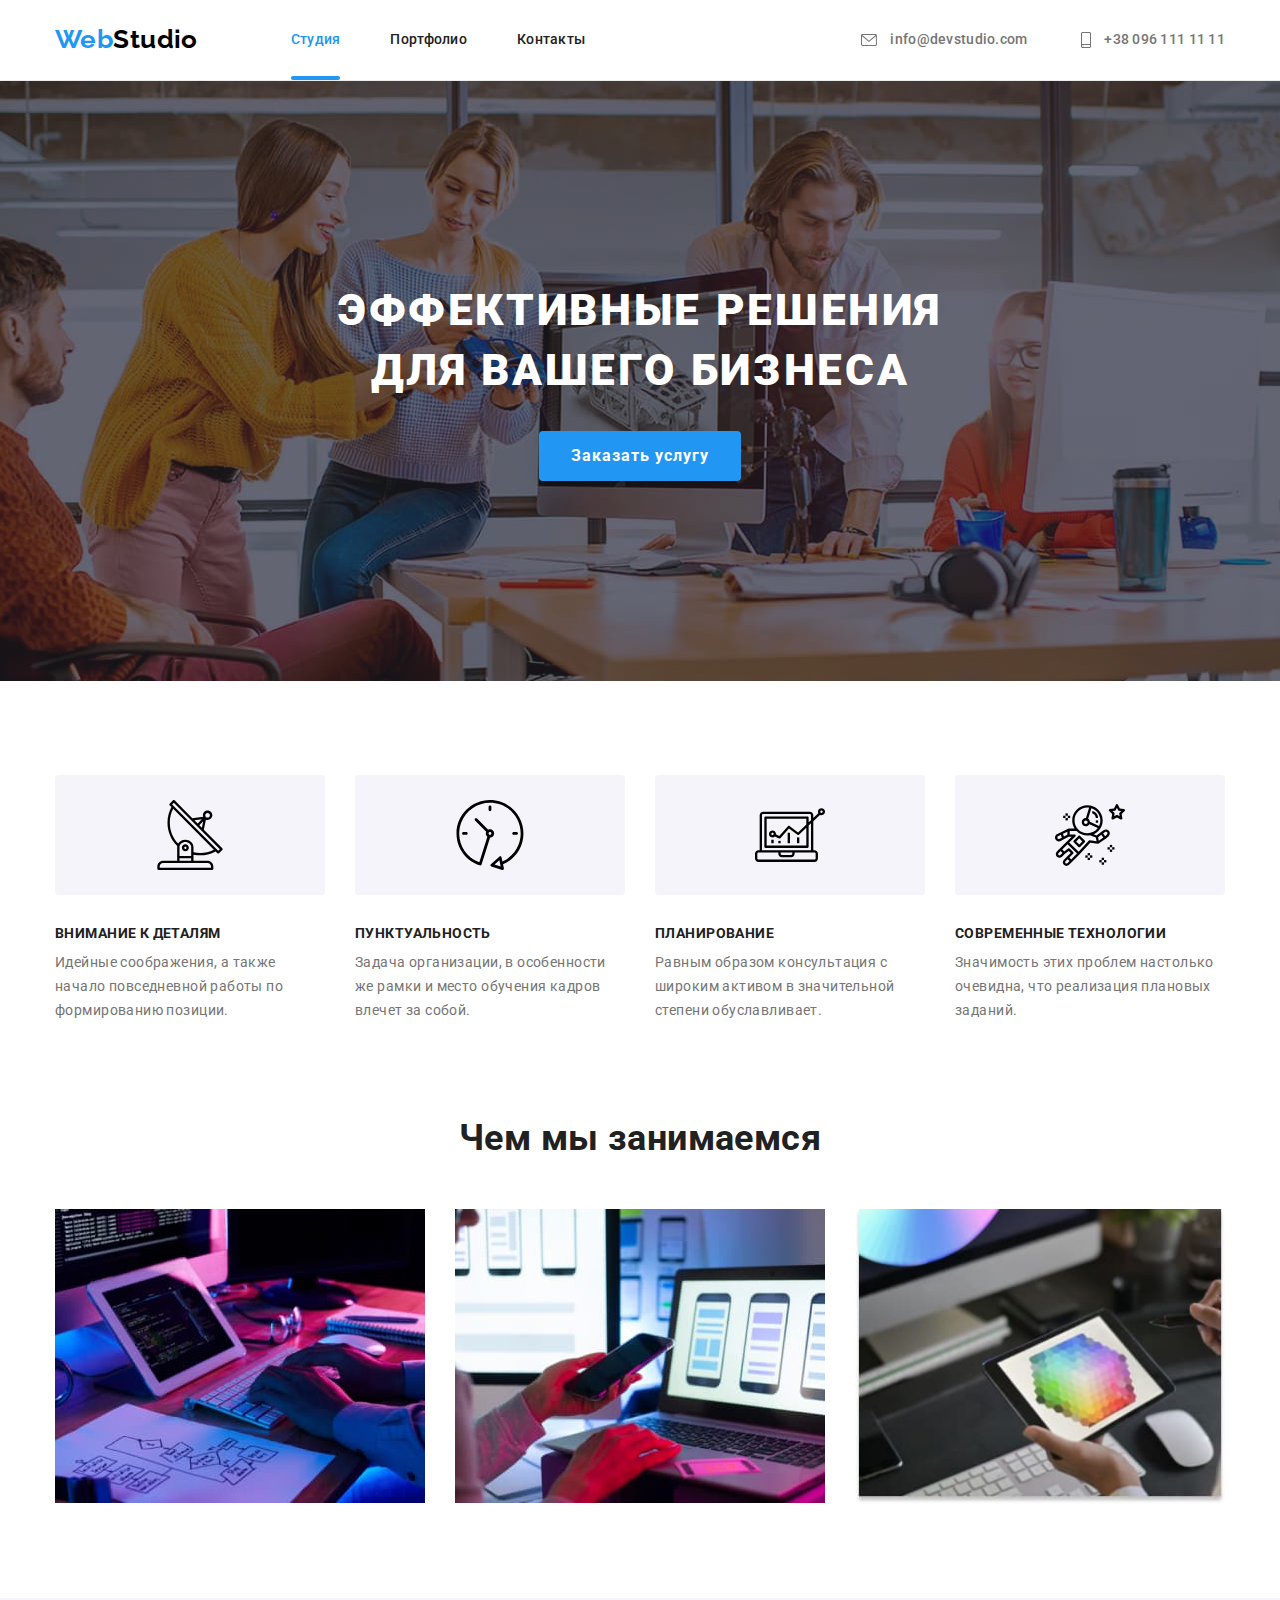
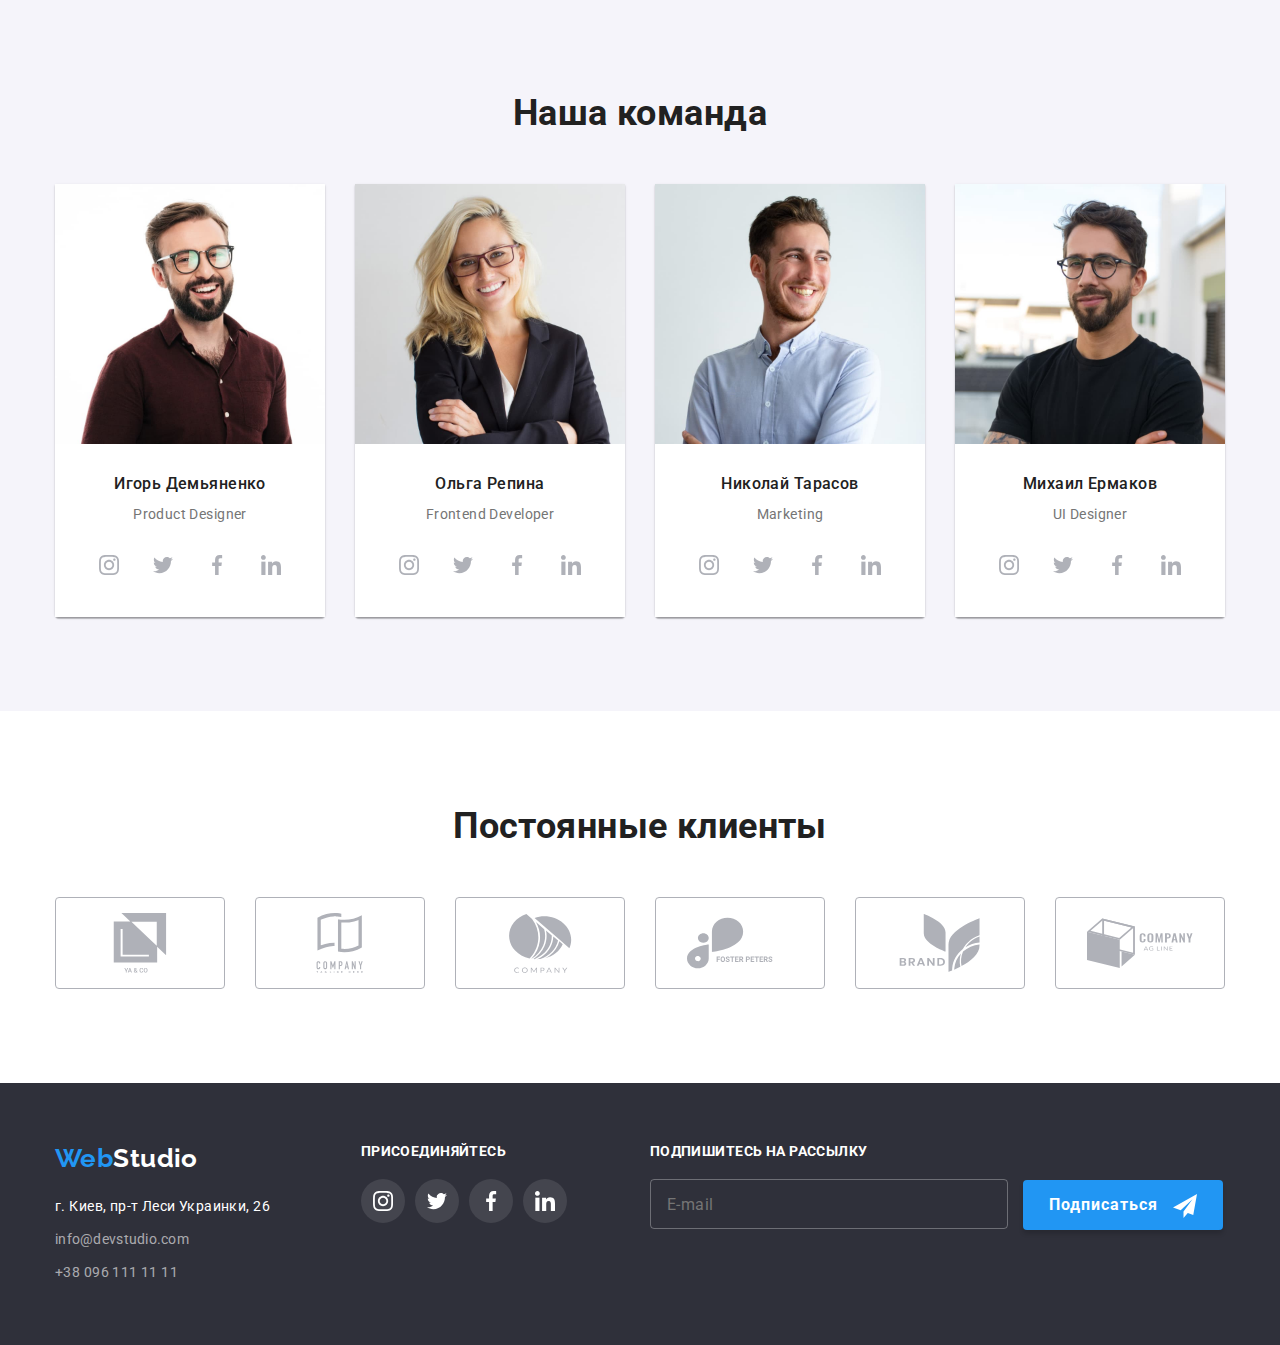
<file: index.html>
<!DOCTYPE html>
<html lang="ru">
<head>
    <meta charset="UTF-8">
    <meta http-equiv="X-UA-Compatible" content="IE=edge">
    <meta name="viewport" content="width=device-width, initial-scale=1.0">
    <title>Студия</title>
    <link rel="preconnect" href="https://fonts.googleapis.com">
    <link rel="preconnect" href="https://fonts.gstatic.com" crossorigin>
    <link
        href="https://fonts.googleapis.com/css2?family=Raleway:wght@700&family=Roboto:wght@400;500;700;900&display=swap"
        rel="stylesheet">
    <link rel="stylesheet" href="https://cdnjs.cloudflare.com/ajax/libs/modern-normalize/1.1.0/modern-normalize.css"
        integrity="sha512-Y0MM+V6ymRKN2zStTqzQ227DWhhp4Mzdo6gnlRnuaNCbc+YN/ZH0sBCLTM4M0oSy9c9VKiCvd4Jk44aCLrNS5Q=="
        crossorigin="anonymous" referrerpolicy="no-referrer" />
    <link rel="stylesheet" href="./css/styles.css">
</head>
<body>
    <header class="header">
        <div class="container">
            <nav class="site-nav">
                <a href="" class="site-logo">Web<span class="header-logo">Studio</span></a>
                <ul class="nav-list list">
                    <li class="list-item"><a href="./index.html" class="link current">Студия</a></li>
                    <li class="list-item"><a href="./portfolio.html" class="link">Портфолио</a></li>
                    <li class="list-item"><a href="" class="link">Контакты</a></li>
                </ul>
                <div class="contact-container">
                    <a href="mailto:info@devstudio.com" class="mail-link">
                        <svg class="nav-icon" width="16" height="12">
                            <use href="./images/icons.svg#icon-envelope-hover">
                            </use>
                        </svg>
                        info@devstudio.com</a>
                    <a href="tel:+380961111111" class="tel-link">
                        <svg class="nav-icon" width="10" height="16">
                            <use href="./images/icons.svg#icon-smartphone">
                            </use>
                        </svg>
                        +38 096 111 11 11</a>
                </div>
            </nav>
        </div>
    </header>
    <main class="main">

        <section class="hero section">
            <div class="container">
                <h1 class=" hero-title">Эффективные решения для вашего бизнеса</h1>
                <button type="button" class="hero-btn" data-modal-open>Заказать услугу</button>
            </div>
        </section>

        <section class="section-features ">
            <div class="container">
                <h2 class="visually-hidden">Наши преимущества</h2>
                <div class="flex-features">
                    <ul class="features list">
                        <li class="features-list ">
                            <div class="container-features-icons">
                                <svg class="features-icons" width="70" height="70">
                                    <use href="./images/icons.svg#icon-antenna-1">
                                    </use>
                                </svg>
                            </div>
                            <h3 class="features-title">Внимание к деталям</h3>
                            <p class="text">Идейные соображения, а также начало повседневной работы по формированию
                                позиции.</p>
                        </li>
                        <li class="features-list">
                            <div class="container-features-icons">
                                <svg class="features-icons" width="70" height="70">
                                    <use href="./images/icons.svg#icon-clock-1">
                                    </use>
                                </svg>
                            </div>
                            <h3 class="features-title">Пунктуальность</h3>
                            <p class="text">Задача организации, в особенности же рамки и место обучения кадров влечет за
                                собой.</p>
                        </li>
                        <li class="features-list">
                            <div class="container-features-icons">
                                <svg class="features-icons" width="70" height="70">
                                    <use href="./images/icons.svg#icon-diagram-1">
                                    </use>
                                </svg>
                            </div>

                            <h3 class="features-title">Планирование</h3>
                            <p class="text">Равным образом консультация с широким активом в значительной степени
                                обуславливает.</p>
                        </li>
                        <li class="features-list">
                            <div class="container-features-icons">
                                <svg class="features-icons" width="70" height="70">
                                    <use href="./images/icons.svg#icon-astronaut-1">
                                    </use>
                                </svg>
                            </div>
                            <h3 class="features-title">Современные технологии</h3>
                            <p class="text">Значимость этих проблем настолько очевидна, что реализация плановых заданий.
                            </p>
                        </li>
                    </ul>
                </div>
            </div>

        </section>
        <section class="section-benefits section">
            <div class="container">
                <h2 class="title">Чем мы занимаемся</h2>
                <ul class="benefits-list list">
                    <li class="benefits-item"><img width="370" src="./images/box1.jpg" alt="Набор текста на клавиатуре"
                            class="benefits-img"></li>
                    <li class="benefits-item"><img width="370" src="./images/box2.jpg"
                            alt="Картинка телефона на планшете" class="benefits-img"></li>
                    <li class="benefits-item"><img width="370" src="./images/box3.jpg"
                            alt="Разноцветный шестигранник нарисованный на планшете" class="benefits-img"></li>
                </ul>
            </div>
        </section>

        <section class="user section">
            <div class="container">
                <h2 class=title>Наша команда</h2>
                <ul class="user-list list">
                    <li class="user-item">
                        <img width="270" src="./images/img.team/team1.jpg" alt="Мужчина в красной рубашке и очках"
                            class="user-img">
                        <div class="container-text">
                            <h3 class="user-subtitle">Игорь Демьяненко</h3>
                            <p class="text">Product Designer</p>
                            <ul class="team-social-list">
                                <li class="team-social-item">
                                    <a href="" class="team-social-link">
                                        <svg class="team-social-icon" width="20" height="20">
                                            <use href="./images/icons.svg#icon-instagram-2">
                                            </use>
                                        </svg>
                                    </a>
                                </li>
                                <li class="team-social-item">
                                    <a href="" class="team-social-link"><svg class="team-social-icon" width="20"
                                            height="20">
                                            <use href="./images/icons.svg#icon-twitter-1">
                                            </use>
                                        </svg></a>
                                </li>
                                <li class="team-social-item">
                                    <a href="" class="team-social-link"><svg class="team-social-icon" width="20"
                                            height="20">
                                            <use href="./images/icons.svg#icon-facebook-1">
                                            </use>
                                        </svg></a>
                                </li>
                                <li class="team-social-item">
                                    <a href="" class="team-social-link"><svg class="team-social-icon" width="20"
                                            height="20">
                                            <use href="./images/icons.svg#icon-linkedin-1">
                                            </use>
                                        </svg></a>
                                </li>
                            </ul>
                        </div>
                    </li>
                    <li class="user-item">
                        <img width="270" src="./images/img.team/team2.jpg" alt="блондинка в очках" class="user-img">
                        <div class="container-text">
                            <h3 class="user-subtitle">Ольга Репина</h3>
                            <p class="text">Frontend Developer</p>
                            <ul class="team-social-list">
                                <li class="team-social-item">
                                    <a href="" class="team-social-link">
                                        <svg class="team-social-icon" width="20" height="20">
                                            <use href="./images/icons.svg#icon-instagram-2">
                                            </use>
                                        </svg>
                                    </a>
                                </li>
                                <li class="team-social-item">
                                    <a href="" class="team-social-link"><svg class="team-social-icon" width="20"
                                            height="20">
                                            <use href="./images/icons.svg#icon-twitter-1">
                                            </use>
                                        </svg></a>
                                </li>
                                <li class="team-social-item">
                                    <a href="" class="team-social-link"><svg class="team-social-icon" width="20"
                                            height="20">
                                            <use href="./images/icons.svg#icon-facebook-1">
                                            </use>
                                        </svg></a>
                                </li>
                                <li class="team-social-item">
                                    <a href="" class="team-social-link"><svg class="team-social-icon" width="20"
                                            height="20">
                                            <use href="./images/icons.svg#icon-linkedin-1">
                                            </use>
                                        </svg></a>
                                </li>
                            </ul>
                        </div>
                    </li>
                    <li class="user-item">
                        <img width="270" src="./images/img.team/team3.jpg" alt="Мужчина в голубой рубашке "
                            class="user-img">
                        <div class="container-text">
                            <h3 class="user-subtitle">Николай Тарасов</h3>
                            <p class="text">Marketing</p>
                            <ul class="team-social-list">
                                <li class="team-social-item">
                                    <a href="" class="team-social-link">
                                        <svg class="team-social-icon" width="20" height="20">
                                            <use href="./images/icons.svg#icon-instagram-2">
                                            </use>
                                        </svg>
                                    </a>
                                </li>
                                <li class="team-social-item">
                                    <a href="" class="team-social-link"><svg class="team-social-icon" width="20"
                                            height="20">
                                            <use href="./images/icons.svg#icon-twitter-1">
                                            </use>
                                        </svg></a>
                                </li>
                                <li class="team-social-item">
                                    <a href="" class="team-social-link"><svg class="team-social-icon" width="20"
                                            height="20">
                                            <use href="./images/icons.svg#icon-facebook-1">
                                            </use>
                                        </svg></a>
                                </li>
                                <li class="team-social-item">
                                    <a href="" class="team-social-link"><svg class="team-social-icon" width="20"
                                            height="20">
                                            <use href="./images/icons.svg#icon-linkedin-1">
                                            </use>
                                        </svg></a>
                                </li>
                            </ul>
                        </div>
                    </li>
                    <li class="user-item">
                        <img width="270" src="./images/img.team/team4.jpg" alt="Мужчина в черной футболке и очках"
                            class="user-img">
                        <div class="container-text">
                            <h3 class="user-subtitle">Михаил Ермаков</h3>
                            <p class="text">UI Designer</p>
                            <ul class="team-social-list">
                                <li class="team-social-item">
                                    <a href="" class="team-social-link">
                                        <svg class="team-social-icon" width="20" height="20">
                                            <use href="./images/icons.svg#icon-instagram-2">
                                            </use>
                                        </svg>
                                    </a>
                                </li>
                                <li class="team-social-item">
                                    <a href="" class="team-social-link"><svg class="team-social-icon" width="20"
                                            height="20">
                                            <use href="./images/icons.svg#icon-twitter-1">
                                            </use>
                                        </svg></a>
                                </li>
                                <li class="team-social-item">
                                    <a href="" class="team-social-link"><svg class="team-social-icon" width="20"
                                            height="20">
                                            <use href="./images/icons.svg#icon-facebook-1">
                                            </use>
                                        </svg></a>
                                </li>
                                <li class="team-social-item">
                                    <a href="" class="team-social-link"><svg class="team-social-icon" width="20"
                                            height="20">
                                            <use href="./images/icons.svg#icon-linkedin-1">
                                            </use>
                                        </svg></a>
                                </li>
                            </ul>
                        </div>
                    </li>
                </ul>
            </div>
        </section>
        <section class="current-clients section">
            <div class="container">
                <h2 class="title">Постоянные клиенты</h2>
                <ul class="current-client-list">
                    <li class="current-client-item">
                        <a href="" class="clients-links">
                            <svg class="current-clients-icons" width="106" height="60">
                                <use href="./images/icons.svg#icon-group">
                                </use>
                            </svg>
                        </a>
                    </li>
                    <li class="current-client-item">
                        <a href="" class="clients-links">
                            <svg class="current-clients-icons" width="106" height="60">
                                <use href="./images/icons.svg#icon-group-1">
                                </use>
                            </svg>
                        </a>
                    </li>
                    <li class="current-client-item">
                        <a href="" class="clients-links">
                            <svg class="current-clients-icons" width="106" height="60">
                                <use href="./images/icons.svg#icon-group-2">
                                </use>
                            </svg>
                        </a>
                    </li>
                    <li class="current-client-item">
                        <a href="" class="clients-links">
                            <svg class="current-clients-icons" width="106" height="60">
                                <use href="./images/icons.svg#icon-group-3">
                                </use>
                            </svg>
                        </a>
                    </li>
                    <li class="current-client-item">
                        <a href="" class="clients-links">
                            <svg class="current-clients-icons" width="106" height="60">
                                <use href="./images/icons.svg#icon-group-4"> </use>
                            </svg>
                        </a>
                    </li>
                    <li class="current-client-item">
                        <a href="" class="clients-links">
                            <svg class="current-clients-icons" width="106" height="60">
                                <use href="./images/icons.svg#icon-group-5"> </use>
                            </svg>
                        </a>
                    </li>
                </ul>
            </div>
        </section>
    </main>
    <footer class="footer">
        <div class="container">
            <div class="adress">
                <a href="" class="site-logo ">Web<span class="footer-logo">Studio</span></a>
                <address class="address">
                    <p class="address-text">г. Киев, пр-т Леси Украинки, 26</p>
                    <a href="mailto:info@devstudio.com" class="mail-link footer-link">info@devstudio.com</a>
                    <a href="tel:+380961111111" class="tel-footer footer-link">+38 096 111 11 11</a>
                </address>
            </div>
            <div class="container-social-link">
                <h3 class="footer-title">Присоединяйтесь</h3>
                <ul class="social-list-footer list">
                    <li class="social-item-footer">
                        <a href="" class="social-link">
                            <svg width="20" height="20" class="user-social-icon">
                                <use href="./images/icons.svg#icon-instagram-2">
                                </use>
                            </svg>
                        </a>
                    </li>
                    <li class="social-item-footer">
                        <a href="" class="social-link">
                            <svg width="20" height="20" class="user-social-icon">
                                <use href="./images/icons.svg#icon-twitter-1">
                                </use>
                            </svg>
                        </a>
                    </li>
                    <li class="social-item-footer">
                        <a href="" class="social-link">
                            <svg width="20" height="20" class="user-social-icon">
                                <use href="./images/icons.svg#icon-facebook-1">
                                </use>
                            </svg>
                        </a>
                    </li>
                    <li class="social-item-footer">
                        <a href="" class="social-link">
                            <svg width="20" height="20" class="user-social-icon">
                                <use href="./images/icons.svg#icon-linkedin-1">
                                </use>
                            </svg>
                        </a>
                    </li>
                </ul>
                
            </div>
            <div class="footer-btn">
                <p class="footer-title">Подпишитесь на рассылку</p>
                <form action="#">
                  <input type="email" name="email" class="footer-input" placeholder="E-mail">
                  <button type="submit" class="btn-submit">
                    Подписаться
                    <svg width="24" height="24" class="btn-send">
                      <use href="./images/icons.svg#icon-send">
                      </use>
                    </svg>
                  </button>
                </form>
              </div>
        </div>
    </footer>
    <!-- <div class="backdrop is-hidden" data-modal>
        <div class="modal ">
          <button type="button" class="close-btn" data-modal-close>
            <svg width="11" height="11" class="icon-close">
              <use href="./images/icons.svg#close-btn"></use>
            </svg>
          </button>
        </div> -->

        <div class="backdrop is-hidden" data-modal>
            <div class="modal ">
              <button type="button" class="close-btn" data-modal-close>
                <svg width="18" height="18" class="icon-close">
                  <use href="./images/icons.svg#close-btn"></use>
                </svg>
              </button>
              <div class="form-modal">
                <p class="backdrop-title">Оставьте свои данные, мы вам перезвоним</p>
                <form action="#">
                  <label for="name" class="label-text">Имя</label>
                  <div class="modal-container">
                    <input type="text" name="user-name" id="name" value="" class="backdrop-input" required>
                    <svg width="18" height="18" class="modal-icon">
                      <use href="./images/icons.svg#icon-person-black"></use>
                    </svg>
                  </div>
                  <label for="phone-number" class="label-text">Телефон</label>
                  <div class="modal-container">
                    <input type="tel" name="user-tel" id="phone-number" value="" class="backdrop-input" required>
                    <svg width="18" height="18" class="modal-icon">
                      <use href="./images/icons.svg#icon-phone-black"></use>
                    </svg>
                  </div>
                  <label for="e-mail" class="label-text">Почта</label>
                  <div class="modal-container">
                    <input type="email" name="user-mail" id="e-mail" value="" class="backdrop-input" required>
                    <svg width="18" height="18" class="modal-icon">
                      <use href="./images/icons.svg#icon-email-black"></use>
                    </svg>
                  </div>
                  <label for="comment" class="label-text">Комментарий</label>
                  <textarea id="comment" placeholder="Введите текст" class="backdrop-text backdrop-input"></textarea>
        
                  <div class="modal-policy">
                    <input type="checkbox" id="check-policy" name="modal-check" class="check-modal visually-hidden" required>
                    <label for="check-policy" class="check-text"><span class="icon-check">
                        <svg class="icon-checked" width="16" height="15">
                          <use href="./images/icons.svg#icon-check"></use>
                        </svg>
                      </span>Соглашаюсь с рассылкой и принимаю<a href="#" class="policy">
                        Условия
                        договора</a></label>
                  </div>
                  <button type="submit" class="btn-submit modal-btn">Отправить</button>
        
                </form>

      </div>
      <script src="./js/modal.js"></script>
</body>
</html>
</file>
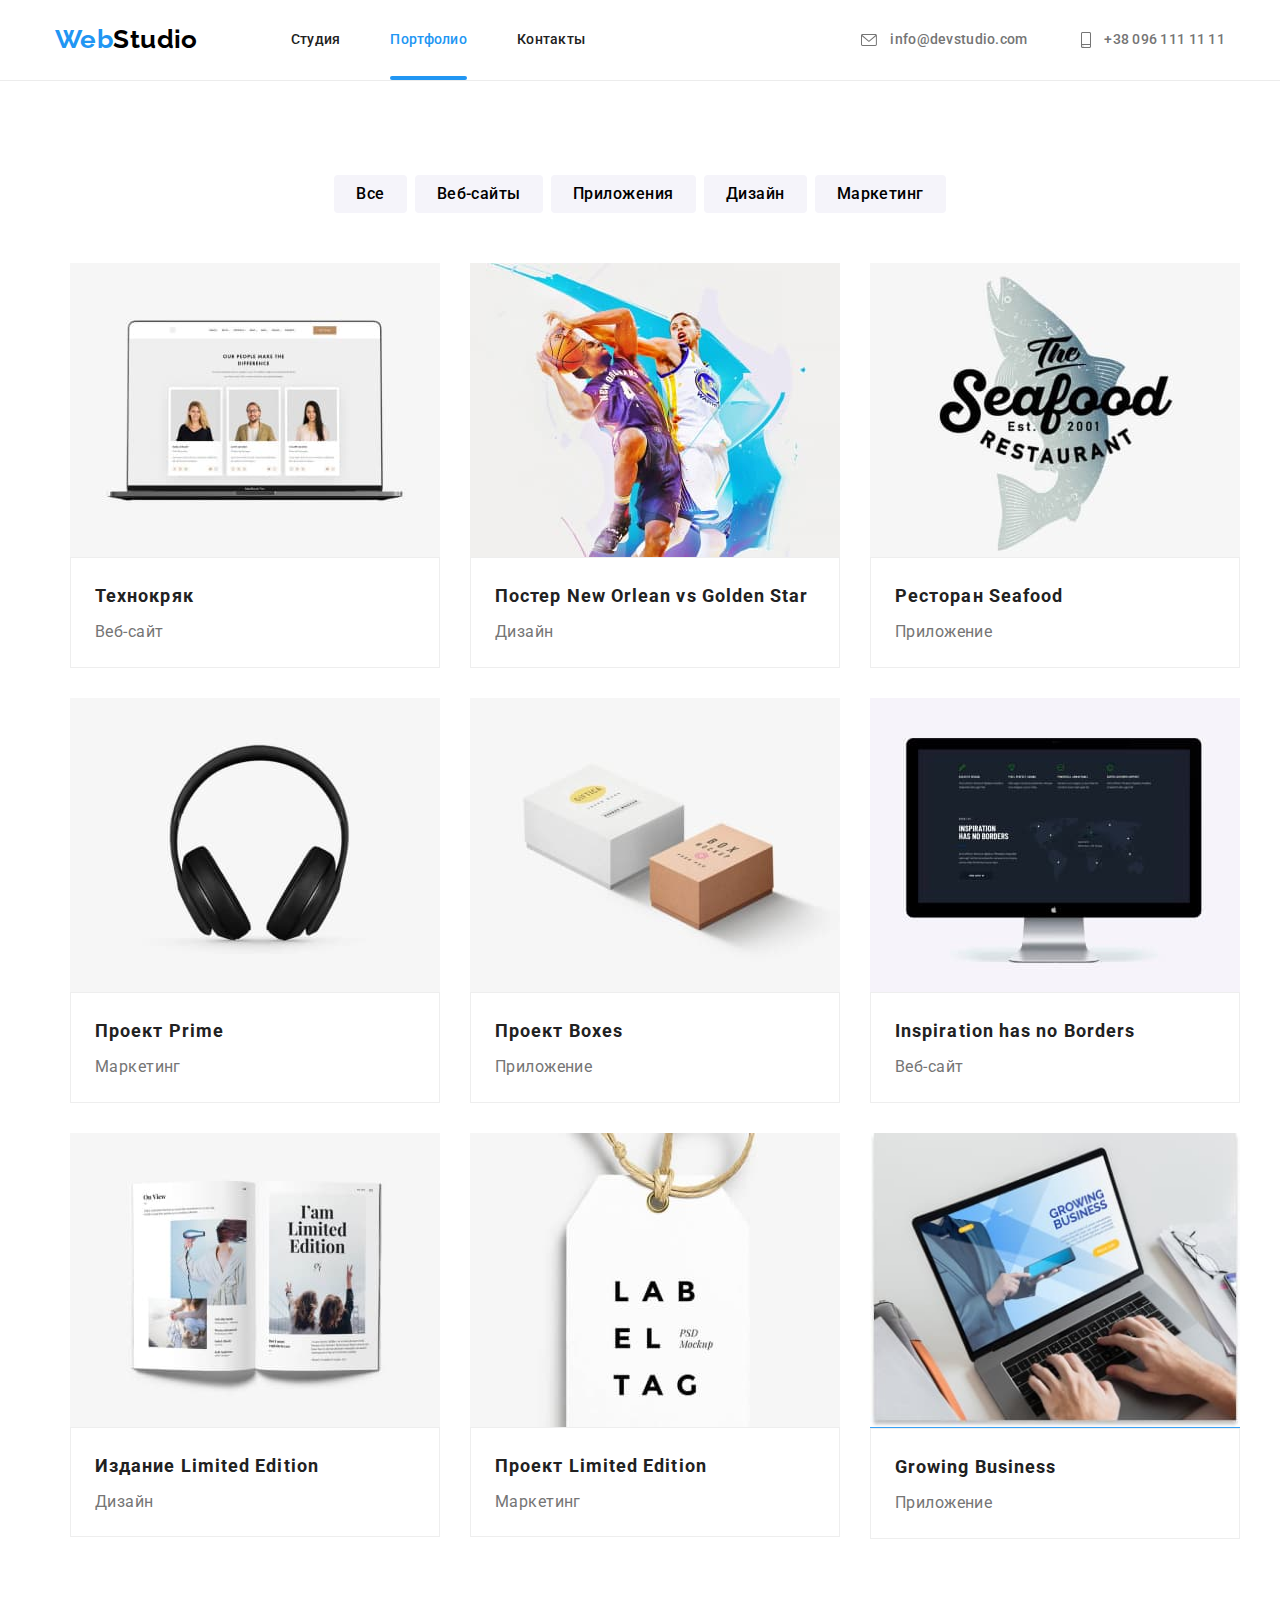
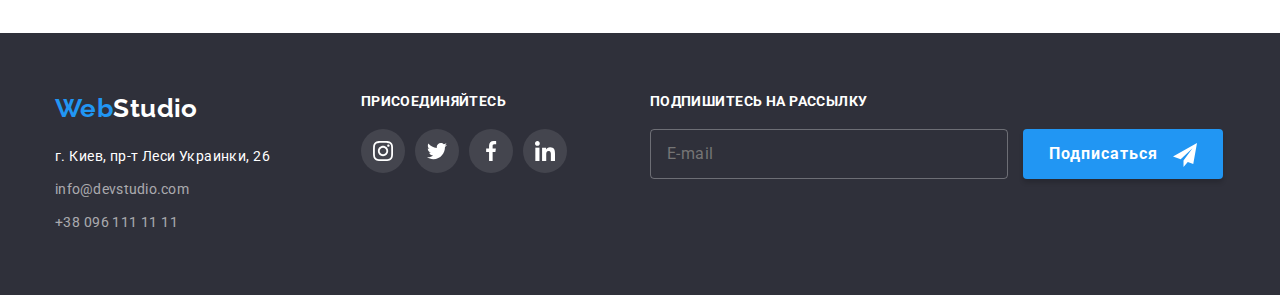
<file: portfolio.html>
<!DOCTYPE html>
<html lang="ru">

<head>
  <meta charset="UTF-8" />
  <meta http-equiv="X-UA-Compatible" content="IE=edge" />
  <meta name="viewport" content="width=device-width, initial-scale=1.0" />
  <title>Портфолио</title>
  <link rel="preconnect" href="https://fonts.googleapis.com" />
  <link rel="preconnect" href="https://fonts.gstatic.com" crossorigin />
  <link href="https://fonts.googleapis.com/css2?family=Raleway:wght@700&family=Roboto:wght@400;500;700;900&display=swap"
    rel="stylesheet" />
  <link rel="stylesheet" href="https://cdnjs.cloudflare.com/ajax/libs/modern-normalize/1.1.0/modern-normalize.css"
    integrity="sha512-Y0MM+V6ymRKN2zStTqzQ227DWhhp4Mzdo6gnlRnuaNCbc+YN/ZH0sBCLTM4M0oSy9c9VKiCvd4Jk44aCLrNS5Q=="
    crossorigin="anonymous" referrerpolicy="no-referrer" />
  <link rel="stylesheet" href="./css/styles.css" />
</head>

<body>
  <header class="header">
    <div class="container">
      <nav class="site-nav">
        <a href="" class="site-logo">Web<span class="header-logo">Studio</span></a>
        <ul class="nav-list list">
          <li class="list-item">
            <a href="./index.html" class="link">Студия</a>
          </li>
          <li class="list-item">
            <a href="./portfolio.html" class="link current">Портфолио</a>
          </li>
          <li class="list-item"><a href="" class="link">Контакты</a></li>
        </ul>
        <div class="contact-container">
          <a href="mailto:info@devstudio.com" class="mail-link">
            <svg class="nav-icon" width="16" height="12">
              <use href="./images/icons.svg#icon-envelope-hover"></use>
            </svg>
            info@devstudio.com</a>
          <a href="tel:+380961111111" class="tel-link">
            <svg class="nav-icon" width="10" height="16">
              <use href="./images/icons.svg#icon-smartphone"></use>
            </svg>
            +38 096 111 11 11</a>
        </div>
      </nav>
    </div>
  </header>
  <main>
    <section class="section portfolio-section">
      <div class="container">
        <div class="continer-button">
          <h1 class="visually-hidden">Наши работы</h1>
          <ul class="btn-list list">
            <li class="filter-btn">
              <button type="button" class="btn">Все</button>
            </li>
            <li class="filter-btn">
              <button type="button" class="btn">Веб-сайты</button>
            </li>
            <li class="filter-btn">
              <button type="button" class="btn">Приложения</button>
            </li>
            <li class="filter-btn">
              <button type="button" class="btn">Дизайн</button>
            </li>
            <li class="filter-btn">
              <button type="button" class="btn">Маркетинг</button>
            </li>
          </ul>
        </div>

        <div class="container">
          <ul class="list-project list">

            <li class="project-item">
              <a href="" class="link-project">
                <div class="thumb-project">
                  <img src="./images/portfolio/img1.jpg" alt="Карточки людей" width="370" class="project-img">
                  <p class="project-explain">Технокряк это современная площадка распространения
                    коронавируса. Компании используют эту платформу для цифрового шпионажа и атак на
                    защищённые сервера конкурентов.</p>
                </div>
                <div class="container-title">
                  <h2 class="item-title">Технокряк</h2>
                  <p class="item-text">Веб-сайт</p>
                </div>
              </a>
            </li>


            <li class="project-item">
              <a href="" class="link-project">
                <div class="thumb-project">
                  <img src="./images/portfolio/img2.jpg" alt="Постер баскетбольного матча" width="370"
                    class="project-img" />
                  <p class="project-explain">Технокряк это современная площадка распространения
                    коронавируса. Компании используют эту платформу для цифрового шпионажа и атак на
                    защищённые сервера конкурентов.</p>
                </div>
                <div class="container-title">
                  <h2 class="item-title">
                    Постер <span lang="en">New Orlean vs Golden Star</span>
                  </h2>
                  <p class="item-text">Дизайн</p>
                </div>
              </a>
            </li>


            <li class="project-item">
              <a href="" class="link-project">
                <div class="thumb-project">
                  <img src="./images/portfolio/img3.jpg" alt="Эмблема ресторана" width="370" class="project-img" />
                  <p class="project-explain">Технокряк это современная площадка распространения
                    коронавируса. Компании используют эту платформу для цифрового шпионажа и атак на
                    защищённые сервера конкурентов.</p>
                </div>
                <div class="container-title">
                  <h2 class="item-title">
                    Ресторан <span class="en">Seafood</span>
                  </h2>
                  <p class="item-text">Приложение</p>
                </div>
              </a>
            </li>


            <li class="project-item">
              <a href="" class="link-project">
                <div class="thumb-project">
                  <img src="./images/portfolio/img4.jpg" alt="Наушники на белом фоне" width="370" class="project-img" />
                  <p class="project-explain">Технокряк это современная площадка распространения
                    коронавируса. Компании используют эту платформу для цифрового шпионажа и атак на
                    защищённые сервера конкурентов.</p>
                </div>
                <div class="container-title">
                  <h2 class="item-title">
                    Проект <span class="en">Prime</span>
                  </h2>
                  <p class="item-text">Маркетинг</p>
                </div>
              </a>
            </li>


            <li class="project-item">
              <a href="" class="link-project">
                <div class="thumb-project">
                  <img src="./images/portfolio/img5.jpg" alt="Коробки" width="370"   class="project-img" />
                  <p class="project-explain">Технокряк это современная площадка распространения
                    коронавируса. Компании используют эту платформу для цифрового шпионажа и атак на
                    защищённые сервера конкурентов.</p>
                </div>
                <div class="container-title">
                  <h2 class="item-title">
                    Проект <span class="en">Boxes</span>
                  </h2>
                  <p class="item-text">Приложение</p>
                </div>
              </a>
            </li>

            <li class="project-item">
              <a href="" class="link-project">
                <div class="thumb-project">
                  <img src="./images/portfolio/img6.jpg" alt="Веб-сайт на мониторе" width="370" class="project-img" />
                  <p class="project-explain">Технокряк это современная площадка распространения
                    коронавируса. Компании используют эту платформу для цифрового шпионажа и атак на
                    защищённые сервера конкурентов.</p>
                </div>
                <div class="container-title">
                  <h2 class="item-title" lang="en">
                    Inspiration has no Borders
                  </h2>
                  <p class="item-text">Веб-сайт</p>
                </div>
              </a>
            </li>

            <li class="project-item">
              <a href="" class="link-project">
                <div class="thumb-project">
                  <img src="./images/portfolio/img7.jpg" alt="Расскрытая книга" width="370" class="project-img" />
                  <p class="project-explain">Технокряк это современная площадка распространения
                    коронавируса. Компании используют эту платформу для цифрового шпионажа и атак на
                    защищённые сервера конкурентов.</p>
                </div>
                <div class="container-title">
                  <h2 class="item-title">
                    Издание <span class="en">Limited Edition</span>
                  </h2>
                  <p class="item-text">Дизайн</p>
                </div>
              </a>
            </li>

            <li class="project-item">
              <a href="" class="link-project">
                <div class="thumb-project">
                  <img src="./images/portfolio/img8.jpg" alt="Бирка с надписью" width="370" class="project-img" />
                  <p class="project-explain">Технокряк это современная площадка распространения
                    коронавируса. Компании используют эту платформу для цифрового шпионажа и атак на
                    защищённые сервера конкурентов.</p>
                </div>
                <div class="container-title">
                  <h2 class="item-title">
                    Проект <span class="en">Limited Edition</span>
                  </h2>
                  <p class="item-text">Маркетинг</p>
                </div>
              </a>
            </li>

            <li class="project-item">
              <a href="" class="link-project">
                <div class="thumb-project">
                  <img src="./images/portfolio/img9.jpg" alt="Печать на клавиатуре ноутбука" width="370"
                    class="project-img">
                  <p class="project-explain">Технокряк это современная площадка распространения
                    коронавируса. Компании используют эту платформу для цифрового шпионажа и атак на
                    защищённые сервера конкурентов.</p>
                </div>
                <div class="container-title">
                  <h2 class="item-title" lang="en">Growing Business</h2>
                  <p class="item-text">Приложение</p>
                </div>
              </a>
            </li>

          </ul>
        </div>
      </div>
    </section>
  </main>
  <footer class="footer">
    <div class="container">
      <!-- -----ADRESS------- -->
      <div class="foot-adress">
        <a href="" class="site-logo">Web<span class="footer-logo">Studio</span></a>
        <address class="address">
          <p class="address-text">г. Киев, пр-т Леси Украинки, 26</p>
          <a href="mailto:info@devstudio.com" class="mail-link footer-link">info@devstudio.com</a>
          <a href="tel:+380961111111" class="tel-footer footer-link">+38 096 111 11 11</a>
        </address>
      </div>
      <div class="container-social-link">
        <h3 class="footer-title">Присоединяйтесь</h3>

        <ul class="social-list-footer list">
          <li class="social-item-footer">
            <a href="" class="social-link">
              <svg width="20" height="20" class="user-social-icon">
                <use href="./images/icons.svg#icon-instagram-2"></use>
              </svg>
            </a>
          </li>
          <li class="social-item-footer">
            <a href="" class="social-link">
              <svg width="20" height="20" class="user-social-icon">
                <use href="./images/icons.svg#icon-twitter-1"></use>
              </svg>
            </a>
          </li>
          <li class="social-item-footer">
            <a href="" class="social-link">
              <svg width="20" height="20" class="user-social-icon">
                <use href="./images/icons.svg#icon-facebook-1"></use>
              </svg>
            </a>
          </li>
          <li class="social-item-footer">
            <a href="" class="social-link">
              <svg width="20" height="20" class="user-social-icon">
                <use href="./images/icons.svg#icon-linkedin-1"></use>
              </svg>
            </a>
          </li>
        </ul>
      </div>
      <div class="footer-btn">
        <p class="footer-title">Подпишитесь на рассылку</p>
        <form action="#">
          <input type="email" name="email" class="footer-input" placeholder="E-mail">
          <button type="submit" class="btn-submit">
            Подписаться
            <svg width="24" height="24" class="btn-send">
              <use href="./images/icons.svg#icon-send">
              </use>
            </svg>
          </button>
        </form>
      </div>
      
    </div>
    </div>
  </footer>
</body>

</html>
<!-- finish -->
</file>
<file: css/styles.css>
:root {
  --text-color: #757575;
  --contact: #757575;
  --title-color: #212121;
  --link-color: #212121;
  --link-hover-color: #2196f3;
  --logo-color: #2196f3;
  --btn-color: #2196f3;
  --filter-btn: #f5f4fa;
  --social-link: #afb1b8;
  --clients-color:#AFB1B8;
  --footer-title: #ffffff;
}
/*---------- index-------------*/
body {
  font-family: 'Roboto', sans-serif;
  font-size: 14px;
  color: var(--text-color);
  letter-spacing: 0.03em;
  line-height: 1.71;
}

h1,
h2,
h3,
h4,
h5,
h6,
p {
  margin: 0;
}

ul {
  list-style: none;
  margin: 0;
  padding: 0;
}

img {
  display: block;
}

a {
  text-decoration: none;
}
/*--------HEADER-----*/
.container {
  width: 1200px;
  padding-left: 15px;
  padding-right: 15px;
  margin: 0 auto;
  /* outline: 2px solid tomato; */
}

.section {
  padding-bottom: 94px;
  padding-top: 94px;
}

.list {
  list-style: none;
}

.visually-hidden {
  position: absolute;
  white-space: nowrap;
  width: 1px;
  height: 1px;
  overflow: hidden;
  border: 0;
  padding: 0;
  clip: rect(0 0 0 0);
  clip-path: inset(50%);
  margin: -1px;
}

.header {
  padding-top: 24px;
  padding-bottom: 25px;
  border-bottom: 1px solid #ececec;
}

.site-nav {
  display: flex;
  align-items: center;
}

.nav-list {
  display: flex;
}

.contact-container {
  margin-left: auto;
}

.site-logo {
  font-family: 'Raleway', sans-serif;
  font-size: 26px;
  line-height: calc(31 / 26);
  font-weight: 700;
  color: var(--logo-color);
  margin-right: 93px;
}

.list-item + .list-item {
  margin-left: 50px;
}

.header-logo {
  color: #000000;
}

.footer-logo {
  color: #ffffff;
}

.link {
  position: relative;
  font-weight: 500;
  line-height: 1.14;
  letter-spacing: 0.02em;
  color: var(--link-color);
  padding-top: 32px;
  padding-bottom: 32px;
  overflow: hidden;
  transition: color 250ms cubic-bezier(0.4, 0, 0.2, 1);
}

.list-item .link.current {
  color: var(--link-hover-color);
}
.link:hover,
.link:focus {
  color: var(--link-hover-color);
}
.current::after {
  content: '';
  position: absolute;
  left: 0;
  bottom: -1px;

  display: block;
  height: 4px;
  width: 100%;
  background-color: var(--link-hover-color);
  border-radius: 2px;
}

.link:hover::after {
  content: '';

  position: absolute;
  left: 0;
  bottom: -1px;

  display: block;
  height: 4px;
  width: 100%;
  border-radius: 2px;
  background-color: var(--link-hover-color);
}


.tel-link {
  margin-left: 50px;
}
.nav-icon {
vertical-align: middle;
margin-right: 10px;
fill: currentColor;
}

.tel-link,
.mail-link {
  font-weight: 500;
  color: var(--contact);
  letter-spacing: 0.02em;
  line-height: 1.14;
  transition: color 250ms cubic-bezier(0.4, 0, 0.2, 1);
}

.tel-link:hover,
.tel-link:focus,
.mail-link:hover,
.mail-link:focus {
  color: var(--link-hover-color);
}
/* -----------HERO SECTION-------------- */
.hero {
  padding-top: 200px;
  padding-bottom: 200px;
  max-width: 1600px;
  height: 600px;
  margin-left: auto;
  margin-right: auto;
  background-image:linear-gradient(
  rgba(47, 48, 58, 0.4),
  rgba(47, 48, 58, 0.4)
  ),
  url(../images/heroimage.jpg); 
  background-color: #2F303A;
background-position: center;
background-repeat: no-repeat;
background-size: cover;
}


.hero-title {
  color: #ffffff;
  font-weight: 900;
  font-size: 44px;
  line-height: 1.36;
  letter-spacing: 0.06em;
  text-transform: uppercase;
  text-align: center;

  margin: 0 auto;
  margin-bottom: 30px;
  width: 696px;
}

.hero-btn {
  display: block;
  font-family: 'Roboto', sans-serif;
  color: #ffffff;
  font-weight: 700;
  font-size: 16px;
  line-height: calc(30 / 16);
  letter-spacing: 0.06em;
  cursor: pointer;
  text-align: center;

  padding: 10px 32px;
  margin: 0 auto;
  border-style: var(--btn-color);
  background: var(--btn-color);
  border-radius: 4px;
  box-shadow: 0px 4px 4px rgba(0, 0, 0, 0.15);
  transition: box-shadow 250ms cubic-bezier(0.4, 0, 0.2, 1);
}

.section-features {
  padding-top: 94px;
}
.features-title {
  color: var(--title-color);
  font-weight: 700;
  font-size: 14px;
  line-height: calc(16 / 14);
  text-transform: uppercase;
  margin-bottom: 10px;
}
.container-features-icons {
  display: flex;
  justify-content: center;
  align-items: center;
  background: #f5f4fa;
  border-radius: 4px;
  margin-bottom: 30px;
  width: 270px;
  height: 120px;
}

.features {
  display: flex;
}

.features-list {
  width: calc(100% / 3 - 30px);
}

.features-list + .features-list {
  margin-left: 30px;
}

.benefits-list {
  display: flex;
  justify-content: center;
  margin-top: 50px;
}

.benefits-item {
  width: calc(100% / 2 - 30px);
}

.benefits-item + .benefits-item {
  margin-left: 30px;
}
.thumb {
  position: relative;
}

.thumb-lable {
  position: absolute;
  left: 0;
  bottom: 0;
  width: 100%;
  height: 70px;

  font-size: 14px;
  line-height: calc(16 / 14);
  text-align: center;
  letter-spacing: 0.03em;
  text-transform: uppercase;
  font-weight: 700;
  color: #ffffff;
  padding-top: 27px;
  padding-bottom: 27px;

  background: rgba(47, 48, 58, 0.8);
}

.title {
  color: var(--title-color);
  font-size: 36px;
  font-weight: 700;
  line-height: calc(42 / 36);
  text-align: center;
}

.user {
  background: #f5f4fa;
}

.user-list {
  display: flex;
  margin-top: 50px;
}

.user-item {
  width: calc(100% / 3 - 30px);
  box-shadow: 0px 1px 3px rgba(0, 0, 0, 0.12), 0px 1px 1px rgba(0, 0, 0, 0.14),
    0px 2px 1px rgba(0, 0, 0, 0.2);
  border-radius: 0px 0px 4px 4px;
  background-color: #ffffff;
}

.user-item + .user-item {
  margin-left: 30px;
}

.user-subtitle {
  color: var(--title-color);
  font-size: 16px;
  font-weight: 500;
  line-height: calc(19 / 16);

  margin-bottom: 10px;
}

.user-item > .text {
  font-size: 16px;
  line-height: 1.18;
  margin-bottom: 16px;
}

/* -------------Social------------------------------ */
.team-social-list {
  display: flex;
  justify-content: center;
  margin-top: 16px;
}
.team-social-link {
  display: flex;
  width: 44px;
  height: 44px;
  background-color: #ffffff;

align-items: center;
justify-content: center;
color: #AFB1B8;
transition: color 250ms cubic-bezier(0.4, 0, 0.2, 1),
background-color 250ms cubic-bezier(0.4, 0, 0.2, 1),
border-radius 250ms cubic-bezier(0.4, 0, 0.2, 1);
}

.team-social-icon{
  fill:currentColor
}
.team-social-link:hover,
.team-social-link:focus {
  background-color: var(--link-hover-color);
  color: #ffffff;
  cursor: pointer;
  border-radius: 50%;
}
.team-social-item + .team-social-item {
  margin-left: 10px;
}


/* -------------------------------------- */
/* Currents clients */

.current-client-list {
  display:flex;
  margin-top: 50px;
}

.current-client-item + .current-client-item {
  margin-left: 30px;
}
.clients-links {
display: flex;
justify-content: center;
align-items: center;
width: 170px;
height: 92px;
border: 1px solid var(--clients-color);
border-radius: 4px;
color: var(--clients-color);
transition: color 250ms cubic-bezier(0.4, 0, 0.2, 1);
}
.current-clients-icons {
  fill: currentColor
}
.clients-links {
  color: #AFB1B8;
  }

.clients-links:hover,
.clients-links:focus {
  color: var(--link-hover-color);
  cursor: pointer;
  border-color: var(--link-hover-color)
}
.current-client-item:hover,
.current-client-item:focus {
  border-color: var(--link-hover-color);
}

/* ------------------------------------------- */

.container-text {
  box-sizing: border-box;
  padding-top: 30px;
  padding-bottom: 30px;
  text-align: center;
  background-color: #ffffff;
}

.social-list {
  width: 270px;
  display: flex;
  justify-content: center;
  margin-top: 16px;
}

.social-link {
  display: flex;
  align-items: center;
  justify-content: center;
  width: 44px;
  height: 44px;
  color: var(--social-link);
  transition: color 250ms cubic-bezier(0.4, 0, 0.2, 1),
    background-color 250ms cubic-bezier(0.4, 0, 0.2, 1),
    border-radius 250ms cubic-bezier(0.4, 0, 0.2, 1);
}
.user-social-icon {
fill: currentColor;
}

.social-link:hover,
.social-link:focus {
  background-color: var(--link-hover-color);
  border-radius: 50%;
  color: var(--filter-btn);
}

.footer {
  background-color: #2f303a;
  padding-top: 60px;
  padding-bottom: 60px;
}

.address > .footer-link {
  display: block;
  color: rgba(255, 255, 255, 0.6);
  font-style: normal;
  font-weight: 400;
  line-height: 1.71;
  margin-top: 9px;
}

.address-text {
  color: #ffffff;
  font-style: normal;
  margin-top: 20px;
}

.social-list-footer {
  display: flex;
  margin-top: 20px;
  align-items: baseline;
  justify-content: start;
}


.social-item-footer + .social-item-footer {
  margin-left: 10px;
}

.container-social-link {
  margin-left: 70px;
}

.social-item-footer > .social-link {
  background-color: rgba(255, 255, 255, 0.1);
  border-radius: 50%;
  color: #ffffff;
  transition: background-color 250ms cubic-bezier(0.4, 0, 0.2, 1);
}

.social-item-footer > .social-link:hover,
.social-item-footer > .social-link:focus {
  background-color: #2196f3;
}
/* -+++++++++++++++++++++++++++++++++++++= */
/* -+++++++++++++++++++++++++++++++++++++= */
.user-social-icon {
  fill: currentColor;
}

.footer-link {
  display: flex;
  color: rgba(255, 255, 255, 0.6);
  font-style: normal;
  font-weight: 400;
  line-height: 1.71;
  margin-top: 9px;
}

.footer-btn {
  margin-left: 83px;
}


.address-text {
  color: #ffffff;
  font-style: normal;
  margin-top: 20px;
}

.footer {
  background-color: #2f303a;
  padding-top: 60px;
  padding-bottom: 60px;
}

.footer > .container {
  display: flex;
}

.footer-title {
  color: #ffffff;
  font-size: 14px;
  line-height: 16px;
  letter-spacing: 0.03em;
  text-transform: uppercase;
  font-weight: 700;
}
/* ----------------- */
.footer-input {
  margin-top: 20px;
  width: 358px;
  height: 50px;
  border: 1px solid rgba(255, 255, 255, 0.3);
  background-color: transparent;
  padding: 15px 16px;
  border-radius: 4px;
  margin-right: 12px;
  letter-spacing: 0.03em;
  font-size: 16px;
  line-height: calc(20 / 16);
  color: rgba(255, 255, 255, 0.6);
  transition: border 250ms cubic-bezier(0.4, 0, 0.2, 1);
}

.footer-input:focus {
  outline: none;
  border-color: var(--link-hover-color);
}

.btn-submit {
  padding-top: 10px;
  padding-bottom: 10px;
  width: 200px;
  height: 50px;
  background: #2196f3;
  box-shadow: 0px 4px 4px rgba(0, 0, 0, 0.15);
  border-radius: 4px;
  border-style: none;

  font-size: 16px;
  font-weight: 700;
  letter-spacing: 0.06em;
  line-height: calc(30 / 16);
  color: #ffffff;
  cursor: pointer;
}

.btn-send {
  margin-left: 10px;
  vertical-align: middle;
}

.address-text {
  color: #ffffff;
  font-style: normal;
  margin-top: 20px;
}


/* -+++++++++++++++++++++++++++++++++++++= */
/* -+++++++++++++++++++++++++++++++++++++= */

/*Portfolio*/

.item-title {
  color: var(--title-color);
  font-size: 18px;
  line-height: calc(36 / 18);
  font-weight: 700;
  letter-spacing: 0.06em;
}

.item-text {
  font-size: 16px;
  line-height: 1.8;
  margin-top: 4px;
  color: var(--text-color);
}

.container-title {
  padding: 20px 24px;
  border: 1px solid #eeeeee;
  cursor: pointer;
}

.list-project {
  display: flex;
  flex-wrap: wrap;
  margin-top: 50px;
}
.project-item {
  width: 370px;
}
.project-item:hover {
  box-shadow: 0px 1px 1px rgba(0, 0, 0, 0.12), 0px 4px 4px rgba(0, 0, 0, 0.06),
    1px 4px 6px rgba(0, 0, 0, 0.16);
  cursor: pointer;
}

.project-item:not(:nth-child(3n)) {
  margin-right: 30px;
}

.project-item:not(:nth-last-child(-n + 3)) {
  margin-bottom: 30px;
}
.thumb-project {
  position: relative;
  overflow: hidden;
}

.project-explain {
  position: absolute;
  top: 0;
  right: 0;

  font-size: 18px;
  line-height: calc(28 / 18);
  letter-spacing: 0.03em;
  color: #ffffff;

  padding: 63px 24px;
  cursor: default;

  background-color: rgba(33, 150, 243, 0.9);
  transform: translateY(100%);
  transition: transform 250ms cubic-bezier(0.4, 0, 0.2, 1),
    box-shadow 250ms cubic-bezier(0.4, 0, 0.2, 1);
}

.project-item:hover .project-explain {
  transform: translateY(0);
}


.btn-list {
  display: flex;
  justify-content: center;
}
.btn {
  font-family: 'Roboto', sans-serif;
  font-weight: 500;
  font-size: 16px;
  line-height: 1.62;
  letter-spacing: 0.03em;
  cursor: pointer;

  padding: 6px 22px;
  text-align: center;

  border-style: var(--filter-btn);
  background: var(--filter-btn);
  border-radius: 4px;
  transition: background-color 250ms cubic-bezier(0.4, 0, 0.2, 1),
  color 250ms cubic-bezier(0.4, 0, 0.2, 1), box-shadow 250ms cubic-bezier(0.4, 0, 0.2, 1);
}

.btn:hover,
.btn:focus,
.btn:active {
  color: #ffffff;
  background: var(--btn-color);
  box-shadow: 0px 3px 1px rgba(0, 0, 0, 0.1), 0px 1px 2px rgba(0, 0, 0, 0.08),
    0px 2px 2px rgba(0, 0, 0, 0.12);
}

.filter-btn + .filter-btn {
  margin-left: 8px;
}
/*-----------MODAL----------*/

.backdrop {
  position: fixed;

  top: 0;
  left: 0;
  width: 100vw;
  height: 100vh;

  background: rgba(0, 0, 0, 0.2);
  transition: opacity 250ms cubic-bezier(0.4, 0, 0.2, 1),
    visibility 250ms cubic-bezier(0.4, 0, 0.2, 1);
}

.backdrop.is-hidden .modal {
  transform: rotate(-180deg);
}

.modal {
  position: absolute;
  top: 50%;
  left: 50%;
  transform: translate(-50%, -50%);
  background-color: #ffffff;
  width: 528px;
  min-height: 581px;
  box-shadow: 0px 1px 3px rgba(0, 0, 0, 0.12), 0px 1px 1px rgba(0, 0, 0, 0.14),
    0px 2px 1px rgba(0, 0, 0, 0.2);
  border-radius: 4px;

  transform: translate(-50%, -50%) skew(0) scale(1);
  transition: transform 250ms cubic-bezier(0.4, 0, 0.2, 1);
}

.close-btn {
  position: absolute;
  display: flex;
  align-items: center;
  justify-content: center;
  right: 8px;
  top: 8px;
  border-radius: 50%;
  width: 30px;
  height: 30px;
  background-color: var(--filter-btn);
  background: transparent;
  border: 1px solid rgba(0, 0, 0, 0.1);
  cursor: pointer;
  transition: fill 250ms cubic-bezier(0.4, 0, 0.2, 1);
}

.close-btn:hover {
  fill: var(--link-hover-color);
  transition: fill 250ms cubic-bezier(0.4, 0, 0.2, 1);
}

.is-hidden {
  visibility: hidden;
  opacity: 0;
  pointer-events: none;
}
.form-modal {
  padding: 40px;
}

.backdrop-title {
  font-weight: 700;
  font-size: 20px;
  line-height: calc(23 / 20);
  text-align: center;
  letter-spacing: 0.03em;

  color: var(--title-color);
  margin-bottom: 12px;
}

.label-text {
  font-size: 12px;
  line-height: calc(14 / 12);
  letter-spacing: 0.01em;
  margin-bottom: 4px;
}

.backdrop-input {
  display: block;
  width: 100%;
  height: 40px;
  margin: 0 auto;
  border: 1px solid rgba(33, 33, 33, 0.2);

  cursor: pointer;
  margin-bottom: 10px;
  border-radius: 4px;
  padding-left: 42px;
  transition: border 250ms cubic-bezier(0.4, 0, 0.2, 1);
}

.backdrop-text {
  height: 120px;
  resize: none;
  padding: 12px 16px;
}

.backdrop-text::placeholder {
  font-size: 12px;
  line-height: calc(14 / 12);
  letter-spacing: 0.01em;

  color: rgba(117, 117, 117, 0.5);
}

.modal-container {
  position: relative;
}

.modal-icon {
  position: absolute;
  top: 50%;
  left: 12px;
  transform: translateY(-50%);
}

.modal-policy {
  margin-top: 20px;
}

.check-text {
  display: flex;
  justify-content: center;
  align-items: center;
  font-size: 14px;
  line-height: 1.71;
  vertical-align: middle;
  letter-spacing: 0.03em;
}

.check-text .icon-check {
  display: flex;
  align-items: center;

  margin-right: 8.5px;
  width: 16px;
  height: 15px;
  border: 2px solid var(--title-color);
  border-radius: 2px;
}

.icon-check {
  fill: transparent;
}

.check-modal:checked + .check-text > .icon-check {
  background-color: var(--link-hover-color);

  border: none;
}

.check-modal + .icon-check .icon-checked {
  fill: #ffffff;
}

.policy {
  font-size: 14px;
  line-height: 1.71;
  color: var(--logo-color);
  text-decoration: underline;
  letter-spacing: 0.03em;
  margin-left: 3px;
}

.modal-btn {
  display: block;
  margin: 0 auto;
  margin-top: 30px;
  cursor: pointer;
}

.backdrop-input:focus {
  border: 1px solid var(--link-hover-color);
  outline: none;
}

.backdrop-input:focus + .modal-icon {
  fill: var(--link-hover-color);
  transition: fill 250ms cubic-bezier(0.4, 0, 0.2, 1);
}
</file>
